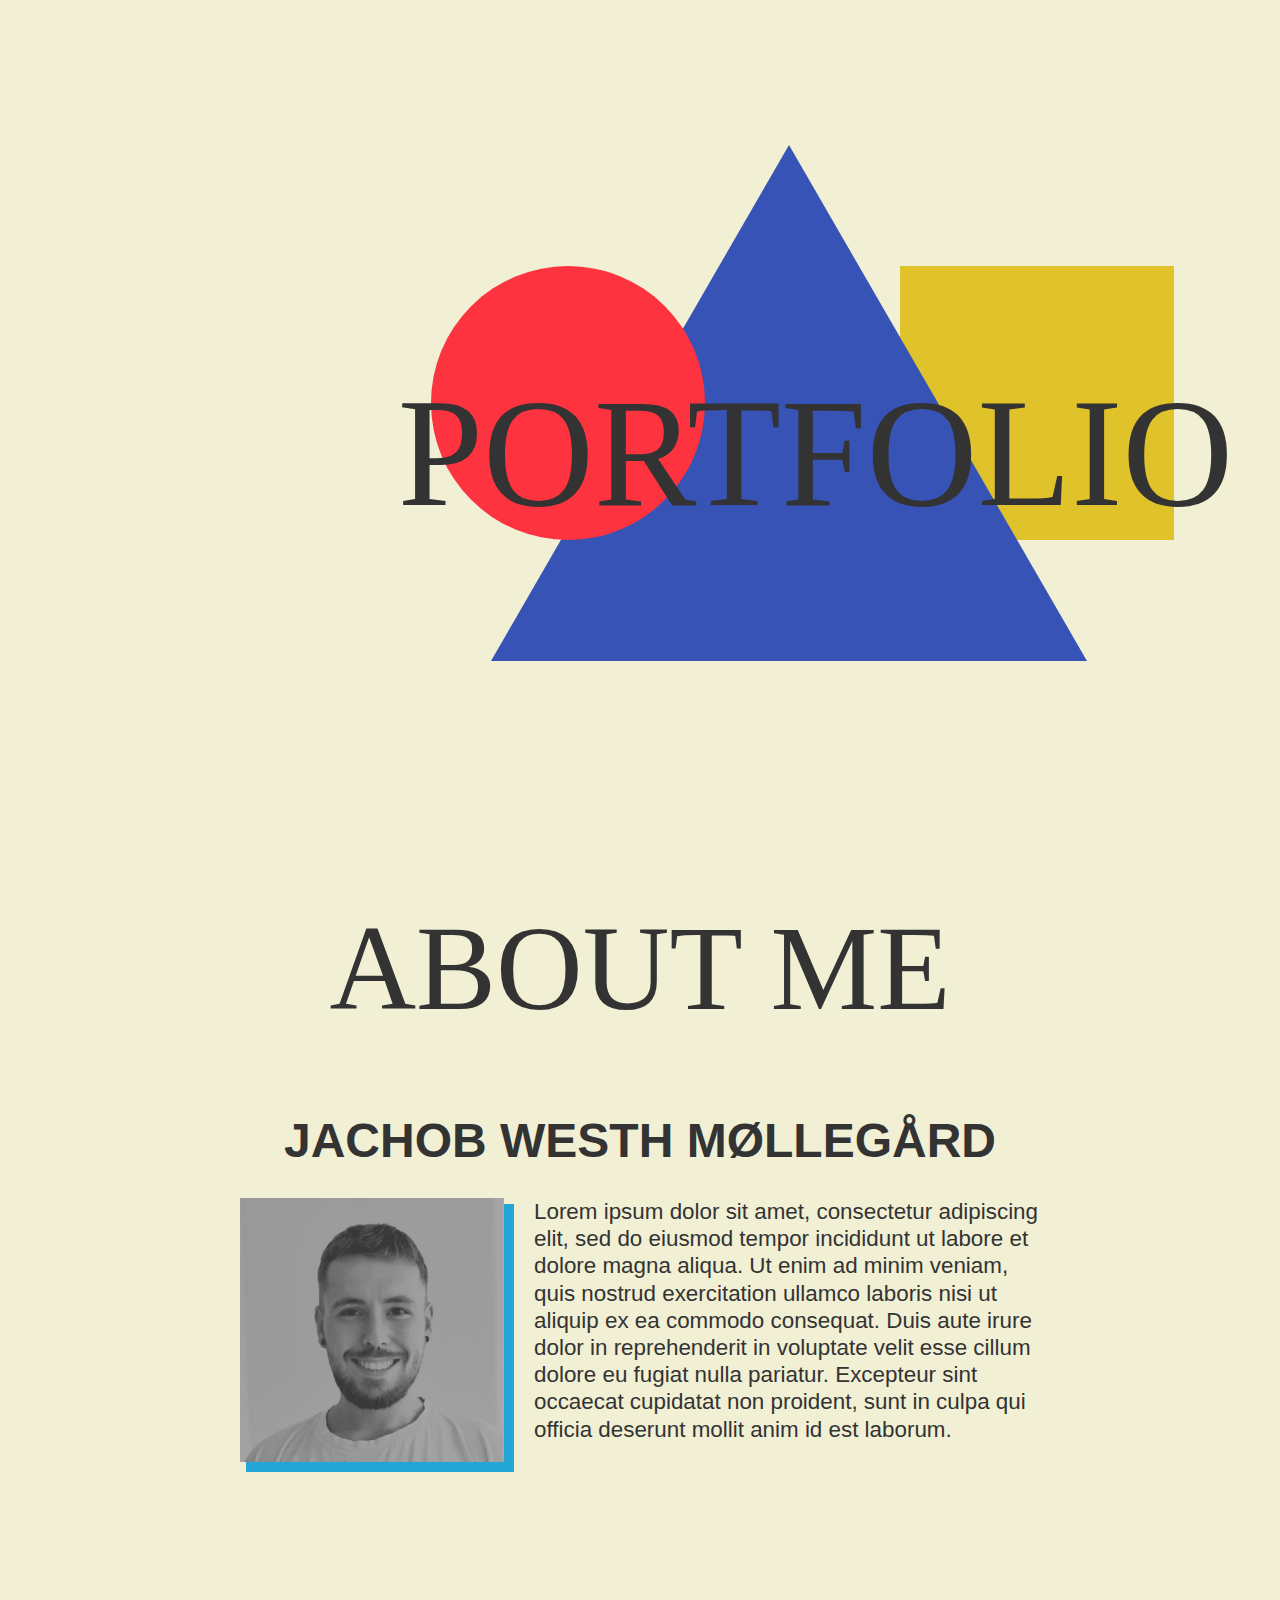
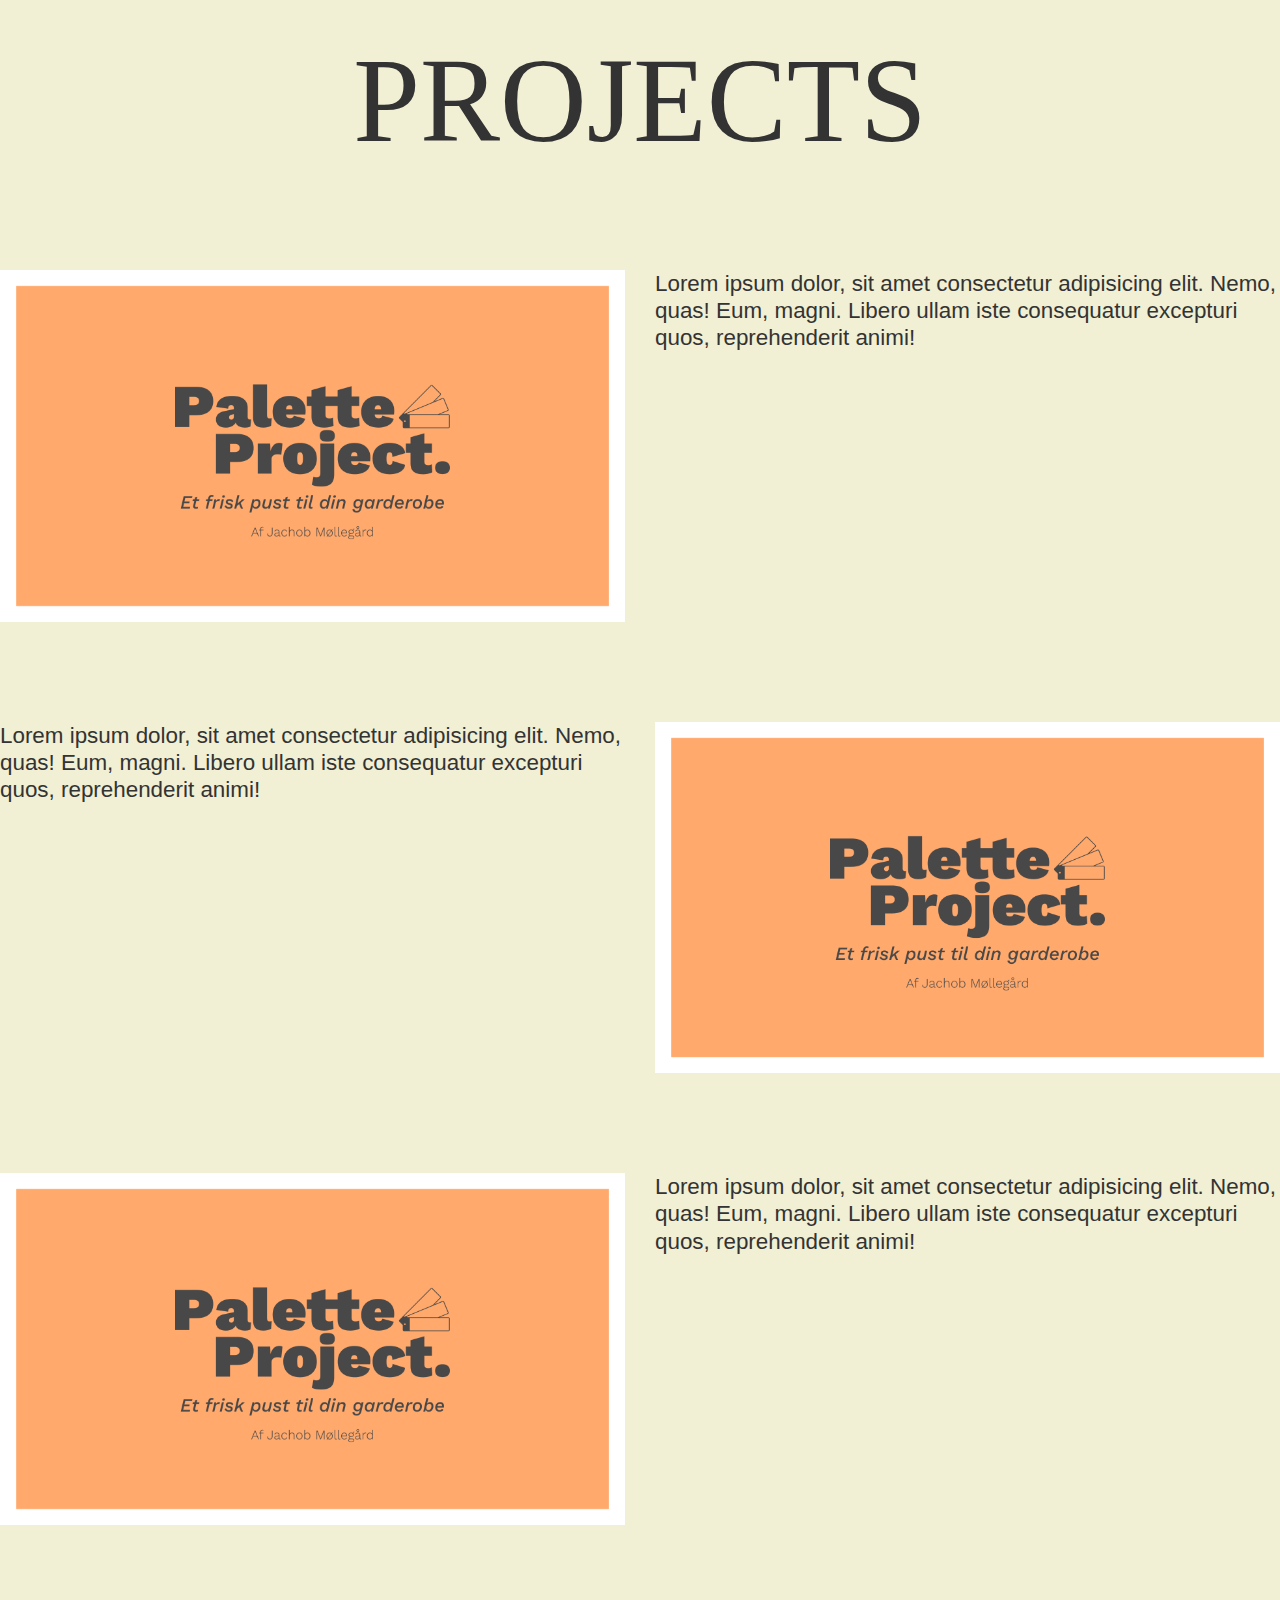
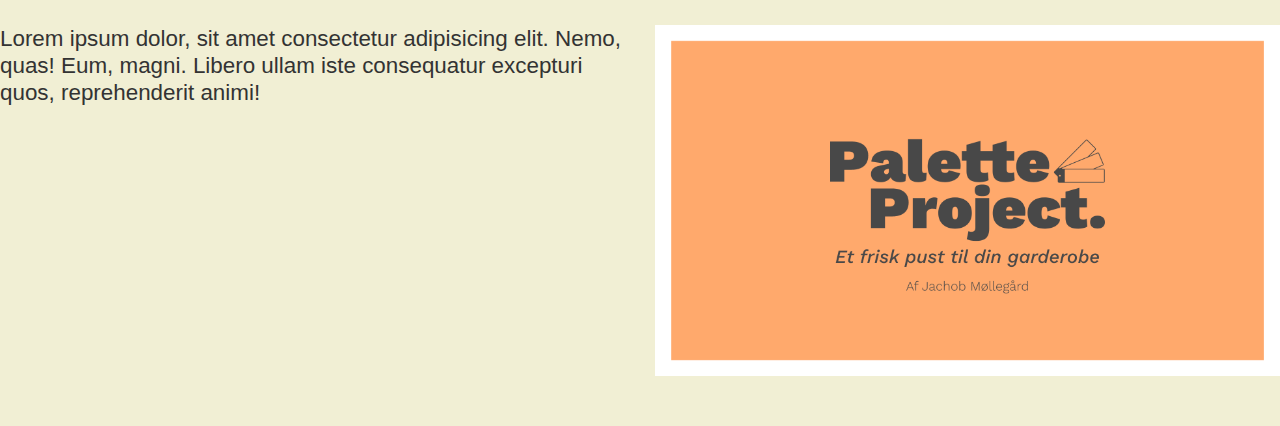
<file: index.html>
<!DOCTYPE html>
<html lang="en">
  <head>
    <meta charset="UTF-8" />
    <meta http-equiv="X-UA-Compatible" content="IE=edge" />
    <meta name="viewport" content="width=device-width, initial-scale=1.0" />
    <title>Portfolio</title>
    <link rel="stylesheet" href="style.css" />
    <link rel="stylesheet" href="temp.css" />
  </head>
  <body>
    <header>
      <div class="top">
        <img src="img/shape.svg" alt="" class="shape" />
        <h1 class="text">PORTFOLIO</h1>
      </div>
    </header>
    <main class="container">
      <section class="content">
        <h2 class="aboutmelogo">ABOUT ME</h2>
        <article class="aboutme">
          <div class="pic"><img src="img/pic.png" alt="" class="pic2" /></div>

          <h2 class="name">Jachob Westh Møllegård</h2>

          <p>
            Lorem ipsum dolor sit amet, consectetur adipiscing elit, sed do eiusmod tempor
            incididunt ut labore et dolore magna aliqua. Ut enim ad minim veniam, quis nostrud
            exercitation ullamco laboris nisi ut aliquip ex ea commodo consequat. Duis aute irure
            dolor in reprehenderit in voluptate velit esse cillum dolore eu fugiat nulla pariatur.
            Excepteur sint occaecat cupidatat non proident, sunt in culpa qui officia deserunt
            mollit anim id est laborum.
          </p>
        </article>
      </section>
      <section class="projects">
        <h2 class="projectLogo">PROJECTS</h2>
        <div class="project">
          <img src="img/pitch.webp" alt="" srcset="" />
          <p>
            Lorem ipsum dolor, sit amet consectetur adipisicing elit. Nemo, quas! Eum, magni. Libero
            ullam iste consequatur excepturi quos, reprehenderit animi!
          </p>
        </div>
        <div class="project">
          <img src="img/pitch.webp" alt="" srcset="" />
          <p>
            Lorem ipsum dolor, sit amet consectetur adipisicing elit. Nemo, quas! Eum, magni. Libero
            ullam iste consequatur excepturi quos, reprehenderit animi!
          </p>
        </div>
        <div class="project">
          <img src="img/pitch.webp" alt="" srcset="" />
          <p>
            Lorem ipsum dolor, sit amet consectetur adipisicing elit. Nemo, quas! Eum, magni. Libero
            ullam iste consequatur excepturi quos, reprehenderit animi!
          </p>
        </div>
        <div class="project">
          <img src="img/pitch.webp" alt="" srcset="" />
          <p>
            Lorem ipsum dolor, sit amet consectetur adipisicing elit. Nemo, quas! Eum, magni. Libero
            ullam iste consequatur excepturi quos, reprehenderit animi!
          </p>
        </div>
      </section>
    </main>
  </body>
  <script src="js.js"></script>
</html>
</file>
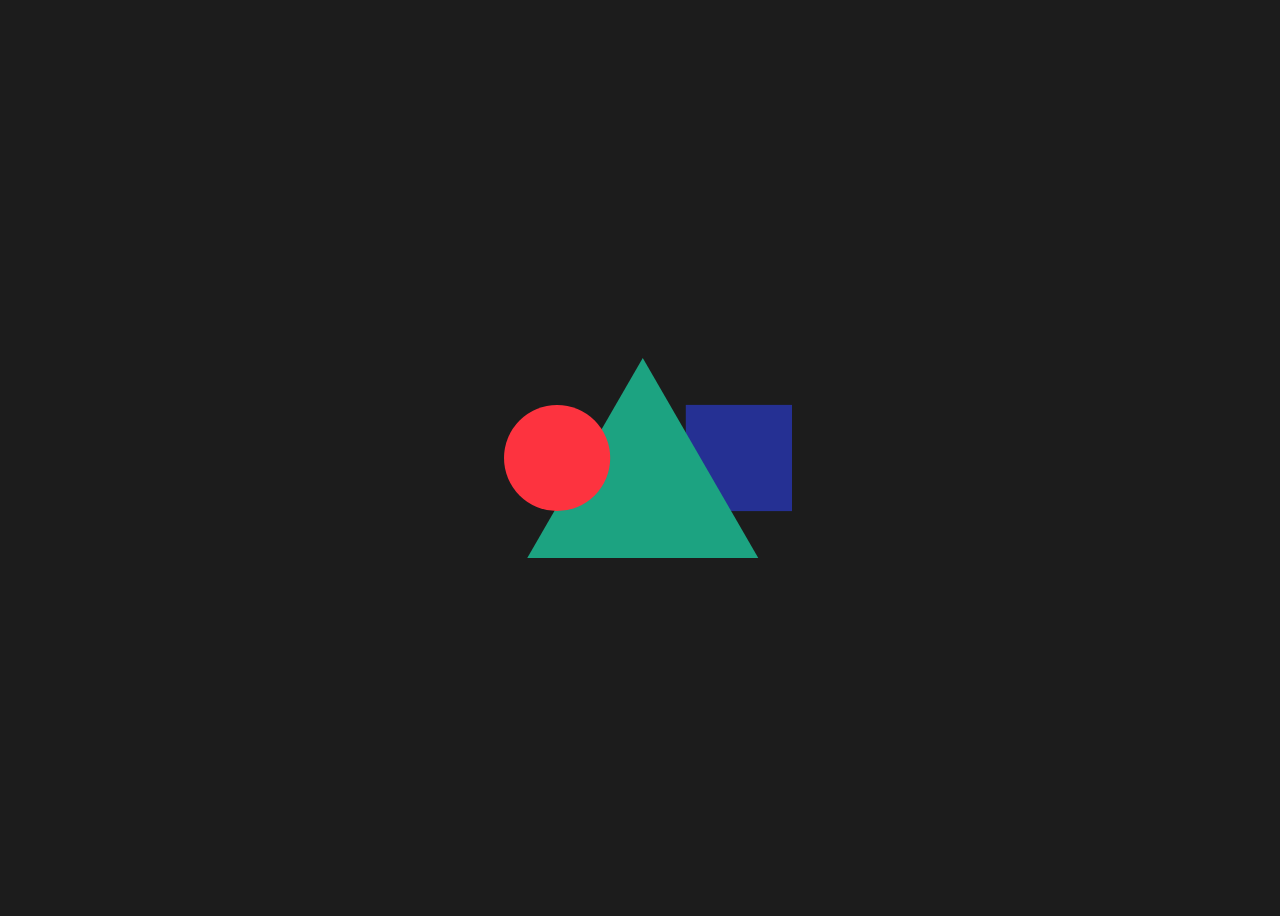
<file: index2.html>
<!DOCTYPE html>
<html lang="en">
  <head>
    <meta charset="UTF-8" />
    <meta http-equiv="X-UA-Compatible" content="IE=edge" />
    <meta name="viewport" content="width=device-width, initial-scale=1.0" />
    <title>Document</title>
    <link rel="stylesheet" href="style2.css" />
  </head>
  <body>
    <main>
      <section id="splash">
        <img src="img/splashshapes.svg" alt="" id="logo" />
      </section>
      <section>
        <p>
          Lorem ipsum dolor sit amet consectetur adipisicing elit. Nisi consequuntur animi tenetur
          facere laborum itaque sint repellat! Hic alias facere exercitationem dolorum doloremque
          neque ducimus accusantium corporis dolorem esse similique temporibus veniam, saepe itaque
          voluptates ea eaque consequatur veritatis soluta debitis pariatur suscipit! Quod omnis
          dolores voluptate iste. Vitae quisquam nihil modi, voluptatibus commodi nesciunt
          laudantium sapiente, sequi ab at doloremque ea excepturi alias qui autem dolores nemo
          eveniet soluta vero unde. Tenetur dolorem repellendus accusamus fuga delectus, facilis
          laboriosam in expedita eveniet facere odio dignissimos error. Delectus, nihil explicabo
          deleniti perspiciatis numquam molestias illum, tempora fuga quis hic corporis.
        </p>
      </section>
      <section>
        <p>
          Lorem ipsum dolor sit amet consectetur adipisicing elit. Nisi consequuntur animi tenetur
          facere laborum itaque sint repellat! Hic alias facere exercitationem dolorum doloremque
          neque ducimus accusantium corporis dolorem esse similique temporibus veniam, saepe itaque
          voluptates ea eaque consequatur veritatis soluta debitis pariatur suscipit! Quod omnis
          dolores voluptate iste. Vitae quisquam nihil modi, voluptatibus commodi nesciunt
          laudantium sapiente, sequi ab at doloremque ea excepturi alias qui autem dolores nemo
          eveniet soluta vero unde. Tenetur dolorem repellendus accusamus fuga delectus, facilis
          laboriosam in expedita eveniet facere odio dignissimos error. Delectus, nihil explicabo
          deleniti perspiciatis numquam molestias illum, tempora fuga quis hic corporis.
        </p>
      </section>
      <section>
        <p>
          Lorem ipsum dolor sit amet consectetur adipisicing elit. Nisi consequuntur animi tenetur
          facere laborum itaque sint repellat! Hic alias facere exercitationem dolorum doloremque
          neque ducimus accusantium corporis dolorem esse similique temporibus veniam, saepe itaque
          voluptates ea eaque consequatur veritatis soluta debitis pariatur suscipit! Quod omnis
          dolores voluptate iste. Vitae quisquam nihil modi, voluptatibus commodi nesciunt
          laudantium sapiente, sequi ab at doloremque ea excepturi alias qui autem dolores nemo
          eveniet soluta vero unde. Tenetur dolorem repellendus accusamus fuga delectus, facilis
          laboriosam in expedita eveniet facere odio dignissimos error. Delectus, nihil explicabo
          deleniti perspiciatis numquam molestias illum, tempora fuga quis hic corporis.
        </p>
      </section>
    </main>
  </body>
  <script src="script.js"></script>
</html>
</file>
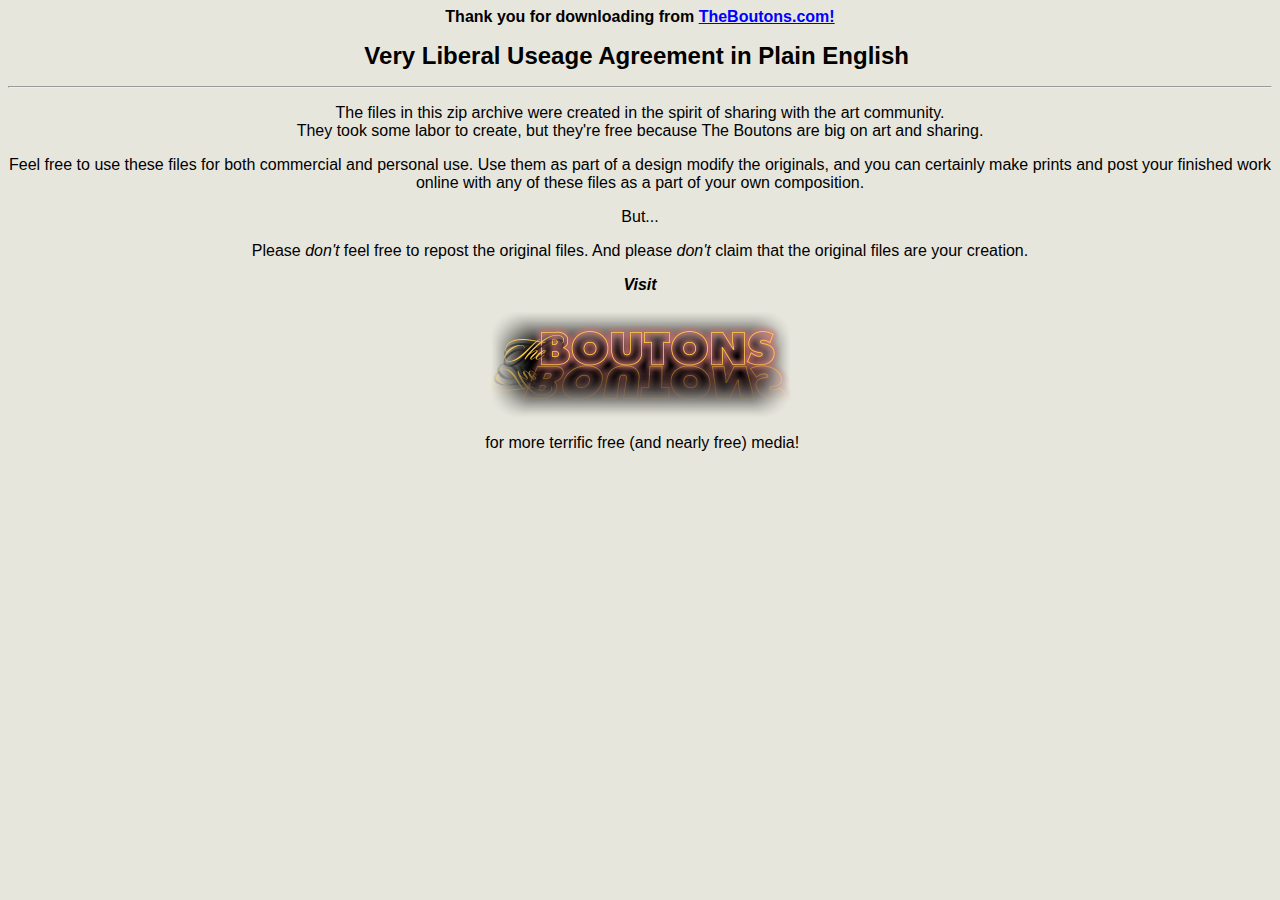
<file: assets/simulata/BoutonsLiberalUsageLicense.html>
<head>
<meta http-equiv=Content-Type content="text/html; charset=us-ascii">

<link rel=File-List href="CreativeCommonsLicense_files/filelist.xml">
<link rel=Edit-Time-Data href="CreativeCommonsLicense_files/editdata.mso">


<style type="text/css">
<!--
.style1 {font-family: Verdana, Arial, Helvetica, sans-serif}
.style3 {
	font-family: Verdana, Arial, Helvetica, sans-serif;
	font-weight: bold;
	font-size: 24px;
}
-->
</style>
</head>

<body bgcolor="#E7E6DD" lang=EN-US link=blue vlink=purple style='tab-interval:
.5in'>

<div class=Section1>

  <p align=center class=style1 style1 style='text-align:center'><strong>Thank you for
  downloading from <a href="http://www.theboutons.com/">TheBoutons.com!</a></strong></p>
  <p align=center style='text-align:center'>
    <o:p><span class="style3">Very Liberal Useage Agreement in Plain English&nbsp;</span></o:p>
  </p>
  <hr>
  <p align=center class="style1" style='text-align:center'>The files in this zip archive were created in the spirit of sharing with the art community. <br>
  They took some labor to create, but they're free because The Boutons are big on art and sharing.</p>
  <p align=center class="style1" style='text-align:center'>Feel free to use these files for both commercial and personal use. Use them as part of a design modify the originals, and you can certainly make prints and post your finished work online with any of these files as a part of your own composition.</p>
  <p align=center class="style1" style='text-align:center'>But...</p>
  <p align=center class="style1" style='text-align:center'>Please <em>don't</em> feel free to repost the original files. And please<em> don't</em> claim that the original files are your creation.</p>
  <p align=center style='text-align:center'><span class=style11>
    <o:p></o:p>
  </span></p>
  <p align=center class="style1" style='text-align:center'><em><strong>Visit
  <o:p></o:p>
</strong></em></p>

<p align=center style='text-align:center'><a href="http://www.theboutons.com/"><span
style='font-family:"Verdana","sans-serif";color:windowtext;mso-no-proof:yes;
<span style='mso-ignore:vglayout'><img
border=0 width=301 height=108 src="theBoutonsDotcom.png"
alt=theBoutonsDotcom.png v:shapes="Picture_x0020_2"></span><![endif]></span></a><span
class=style11><o:p></o:p></span></p>

<p align=center class="style1" style='text-align:center'><span class=style11>
  <o:p>&nbsp;</o:p></span>for more
terrific free (and nearly free) media!</p>
</div>

</body>

</html>
</file>
<file: style.css>
* {
  all: unset;
  display: revert;
  cursor: revert;
  box-sizing: border-box;
  font-family: sans-serif;
}

:root {
  --black: #333333;
  --white: #f1efd4;
  --blue: #3753b5;
  --lightblue: #23a6d5;
  --red: #c92e2e;
  --yellow: #e0c32b;
}

/* img */
img {
  height: auto;
  max-width: 100%;
}

/* header */

header {
  display: flex;
  justify-content: center;
  margin: 0 auto;
  background-color: var(--white);
}

.text {
  font-family: "simulata";
  color: var(--black);
  font-size: clamp(3rem, 12vw, 10rem);
}

body {
  background-color: var(--white);
}

/* Content */

.container {
  max-width: 1500px;
  margin-top: 104px;
  margin: 0 auto;
  display: flex;
  flex-direction: column;
  gap: 120px;
}

.content {
  padding-top: 50px;
  display: flex;
  justify-content: center;
  flex-direction: column;
  gap: 40px;
}

.aboutmelogo,
.projectLogo {
  text-align: center;
  font-family: "simulata";
  color: var(--black);
  font-size: clamp(2.5rem, 12vw, 7.5rem);
}

.aboutme {
  display: flex;
  flex-direction: column;
  gap: 30px;
}

.pic {
  place-self: center;
  height: auto;
  width: 264px;
  height: 264px;
  max-width: 100%;

  box-shadow: 8px 8px 0px 2px var(--lightblue);
}

.pic2 {
  width: 100%;
  height: 100%;
  filter: grayscale(100);
}

p {
  margin-top: 0;
  font-size: 1.4rem;
  font-family: sans-serif;
  color: var(--black);
  font-weight: 100;
  line-height: 1.7rem;
}

.projects {
  align-self: center;
  display: flex;
  justify-content: center;
  flex-direction: column;
  padding-block: 50px;
  gap: 100px;
}

.project {
  display: flex;
  flex-direction: column;
}
.project > img {
  transition: 100ms;
  box-shadow: 0px 0px 0px var(--black);
}

.project > img:hover {
  transform: translateX(-8px) translateY(-8px);
  box-shadow: 8px 8px 0px var(--lightblue);
}

/* .projectContainer {
  max-width: 500px;
  display: flex;
  flex-direction: column;
} */

@media (min-width: 1200px) {
  .top {
    position: fixed;
    height: 104px;
  }

  .text {
    position: relative;
    top: -100px;
    left: 21%;
    height: auto;

    animation: moveText 1s linear infinite;
    animation-play-state: paused;
    animation-delay: calc(var(--scroll) * -6s);
    animation-iteration-count: 1;
    animation-fill-mode: both;
  }
  .shape {
    position: relative;
    width: 743px;
    height: auto;
    top: 200px;
    left: 25%;
    animation: moveShape 1s linear infinite;
    animation-play-state: paused;
    animation-delay: calc(var(--scroll) * -6s);
    animation-iteration-count: 1;
    animation-fill-mode: both;
  }

  @keyframes moveShape {
    to {
      transform: translate(-43vw, -410px) scale(0.2);
    }
  }
  @keyframes moveText {
    to {
      transform: translate(-36vw, -430px) scale(0.5);
    }
  }

  .content {
    gap: unset;
    padding: unset;
    margin-top: 100vh;
  }

  .name {
    font-family: sans-serif;
    text-transform: uppercase;
    font-size: 3rem;
    color: var(--black);
    font-weight: 700;
    grid-column: 1/3;
    text-align: center;
  }

  .aboutme {
    display: grid;
    grid-template-columns: 1fr 2fr;
    width: 800px;
    align-self: center;
    gap: 30px;
    padding-top: 75px;
  }
  .pic {
    grid-row: 2;
  }

  .project {
    display: grid;
    grid-template-columns: 1fr 1fr;
    gap: 30px;
  }
  .project:nth-child(odd) img {
    order: 1;
  }
}

@media (min-width: 2000px) {
  @keyframes moveShape {
    to {
      transform: translate(-840px, -610px) scale(0.2);
    }
  }
  @keyframes moveText {
    to {
      transform: translate(-615px, -614px) scale(0.5);
    }
  }
}
</file>
<file: temp.css>
@media (max-width: 1200px) {
  .top {
    position: relative;
    display: flex;
    flex-direction: column;
  }

  .shape {
    top: 10%;
    width: 50%;
    max-width: 500px;
    position: relative;
    place-self: center;
  }

  .text {
    top: -35%;
    place-self: center;
    position: relative;
  }
}

@media (min-width: 1200px) {
  header {
    position: fixed;
    height: 83px;
    width: calc(100% - 40px);
    z-index: 3;
    left: 20px;
    top: 0;
    transform: translateY(-55px);
    animation: moveHeader 1s linear infinite;
    animation-play-state: paused;
    animation-delay: calc(var(--scroll) * -6s);
    animation-iteration-count: 1;
    animation-fill-mode: both;
  }

  @keyframes moveHeader {
    to {
      transform: translateY(0px);
    }
  }
  body {
    border-top: 0px;
    margin-top: 0;
  }
}

@media (min-width: 2000px) {
  .shape {
    top: 400px;
  }

  .text {
    top: 100px;
  }
}
</file>
<file: style2.css>
body {
  background-color: #1c1c1c;
}

main {
  width: 100vw;
  height: 100vh;
  scroll-snap-type: y mandatory;
  overflow-y: scroll;
  scroll-behavior: smooth;
}

/* .line {
  position: fixed;
  background-color: blueviolet;
  height: 8px;
  width: 100%;
  top: 50%;
  left: 50%;
} */

img#logo {
  height: 200px;
}

section {
  width: 100vw;
  height: 100vh;
  display: flex;
  flex-direction: column;
  justify-content: center;
  align-items: center;
  scroll-snap-align: start;
}

.scroll {
  position: absolute;
}

/* img.logo {
  height: 100px;
  position: fixed;
  top: 50%;
  left: 50%;
  transform: translate3d(-50%, -50%, 0);
} */
</file>
